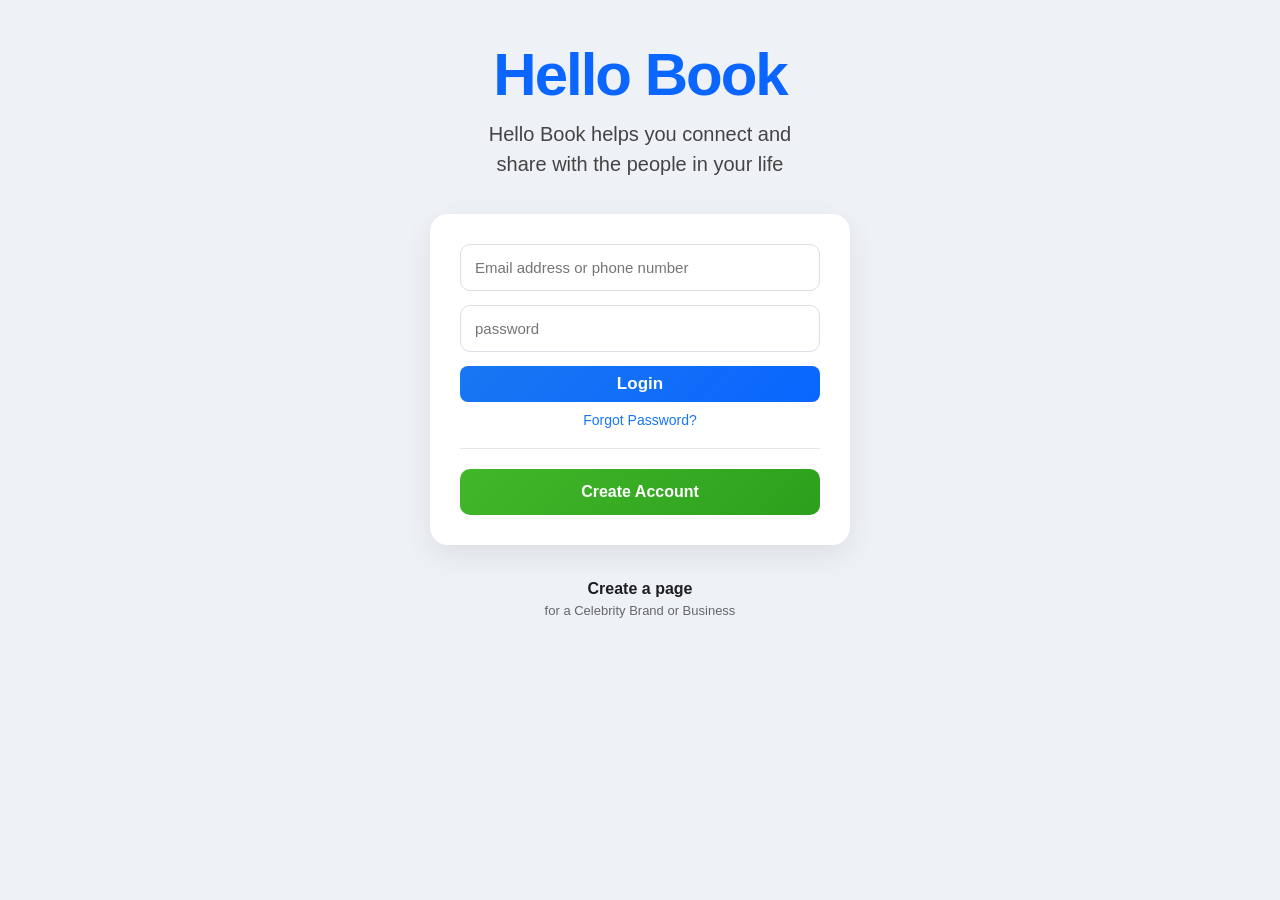
<file: index.html>
<!DOCTYPE html>
<html lang="en">

<head>
    <meta charset="UTF-8">
    <meta name="viewport" content="width=device-width, initial-scale=1.0">
    <title>Document</title>
    <link rel="stylesheet" href="style.css">
</head>

<body>
    <div class="header">
        <h1>Hello Book</h1>
        <p>Hello Book helps you connect and <br> share with the people in your life</p>
    </div>
    <div class="main">
        
            <input id="loginEmail" type="text" placeholder="Email address or phone number" required>
            <br>

            <input id="loginPassword" type="password" placeholder="password" required>
            <br>
            <button style="padding: 8px; border-radius: 8px;" id="color" onclick="loginAcc()" >Login</button>
            <br>
            <a href="">Forgot Password?</a>
            <hr>
            <button type="button" onclick="createAccount()" id="color-green">Create Account</button>
        
    </div>
    <div class="footer">
        <a href="">Create a page</a>
        <p>for a Celebrity Brand or Business</p>
    </div>










    <script src="app.js"></script>
</body>

</html>
</file>
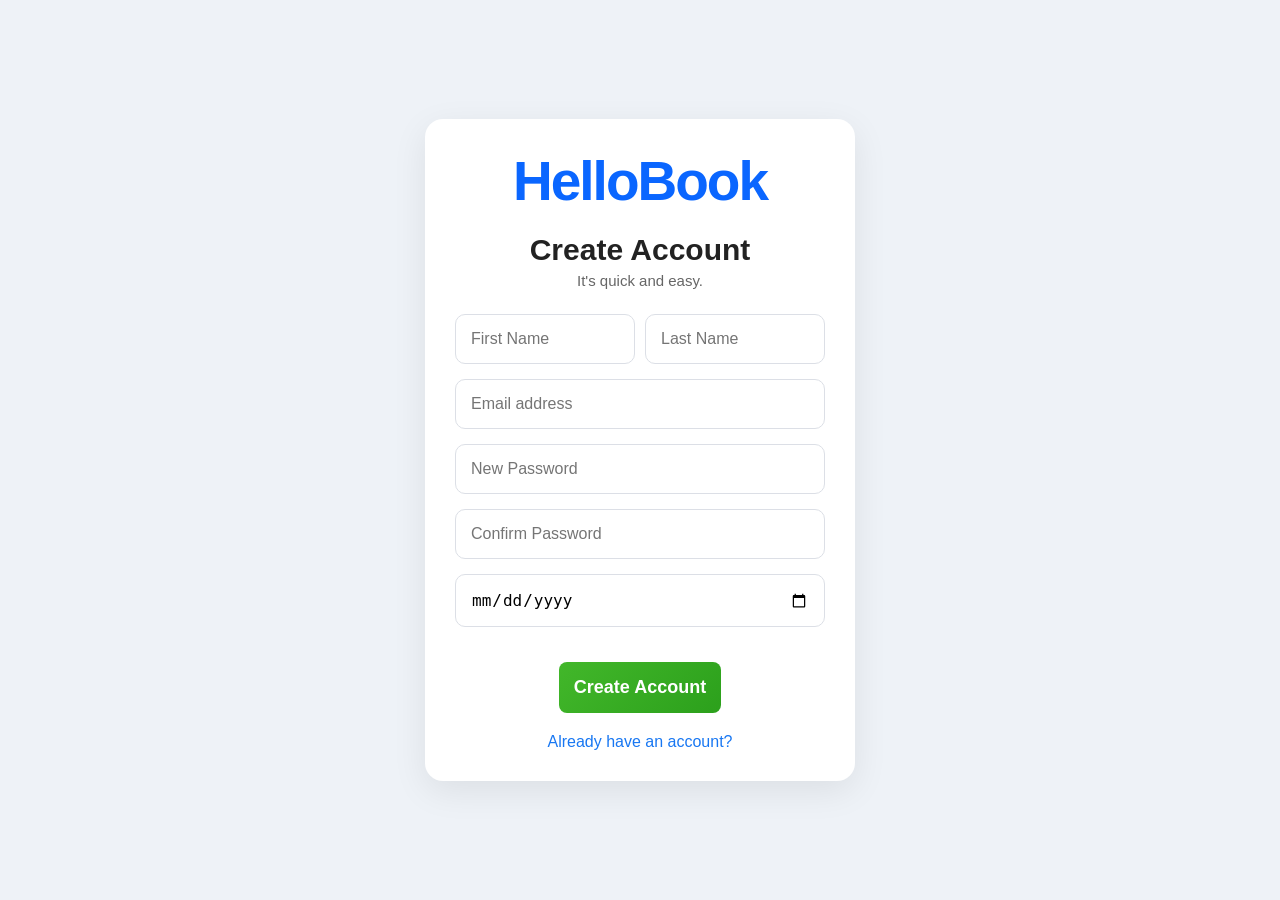
<file: createAccount.html>
<!DOCTYPE html>
<html lang="en">
<head>
    <meta charset="UTF-8">
    <meta name="viewport" content="width=device-width, initial-scale=1.0">
    <title>Create Account - HelloBook</title>

    <style>

        *{
            margin:0;
            padding:0;
            box-sizing:border-box;
        }

        body{
            background:#eef2f7;
            font-family:'Segoe UI', Tahoma, Geneva, Verdana, sans-serif;
        }

        /* MAIN CONTAINER */

        .container{
            display:flex;
            justify-content:center;
            align-items:center;
            min-height:100vh;
            padding:30px;
        }

        /* SIGNUP BOX */

        .signup-box{
            width:430px;
            background:white;
            border-radius:18px;
            padding:30px;
            box-shadow:0 10px 35px rgba(0,0,0,0.08);
        }

        .logo{
            text-align:center;
            margin-bottom:20px;
        }

        .logo h1{
            color:#0a66ff;
            font-size:55px;
            font-weight:700;
            letter-spacing:-2px;
        }

        .signup-box h2{
            text-align:center;
            color:#222;
            margin-bottom:5px;
            font-size:30px;
        }

        .signup-box p{
            text-align:center;
            color:#666;
            margin-bottom:25px;
            font-size:15px;
        }

        /* INPUTS */

        .signup-box input{
            width:100%;
            padding:15px;
            margin-bottom:15px;
            border:1px solid #dcdfe6;
            border-radius:10px;
            font-size:16px;
            transition:0.3s;
        }

        .signup-box input:focus{
            border-color:#0a66ff;
            box-shadow:0 0 8px rgba(10,102,255,0.25);
            outline:none;
        }

        /* NAME FIELDS */

        .row{
            display:flex;
            gap:10px;
        }

        /* BUTTON */

        #signup-btn{
            background:linear-gradient(135deg,#42b72a,#2ca01c);
            color:white;
            border:none;
            font-size:18px;
            font-weight:600;
            cursor:pointer;
            transition:0.3s;
        }

        #signup-btn:hover{
            transform:translateY(-2px);
            background:linear-gradient(135deg,#36a420,#248b17);
        }

        /* LOGIN LINK */

        .login-link{
            text-align:center;
            margin-top:15px;
        }

        .login-link a{
            text-decoration:none;
            color:#1877f2;
            font-weight:500;
        }

        .login-link a:hover{
            text-decoration:underline;
        }

        .btn{
            display: flex;
            justify-content: center;
            align-items: center;
            margin: 20px;
        }
        #signup-btn{
            padding: 15px;
            border-radius: 8px;
        }

    </style>

</head>
<body>

    <div class="container">

        <div class="signup-box">

            <div class="logo">
                <h1>HelloBook</h1>
            </div>

            <h2>Create Account</h2>

            <p>It's quick and easy.</p>

            <form>

                <div class="row">

                    <input type="text"
                    placeholder="First Name"
                    required id="firstName">

                    <input type="text"
                    placeholder="Last Name"
                    required id="lastName">

                </div>

                <input type="email"
                placeholder="Email address"
                required id="email">

                <input type="password"
                placeholder="New Password"
                required id="newPass">

                <input type="password"
                placeholder="Confirm Password"
                required id="confirmPass">

                <input type="date" id="date" required>

                <div class="btn">   
                                 <button type="submit"
                value="Create Account"
                id="signup-btn" onclick="craeteNewAcc()" >Create Account </button>
            </div>


            </form>

            <div class="login-link">
                <a href="index.html">Already have an account?</a>
            </div>

        </div>

    </div>



    <script src="app.js"></script>
</body>
</html>
</file>
<file: style.css>
*{
    margin: 0;
    padding: 0;
    box-sizing: border-box;
}

body{
    background: #eef2f7;
    font-family: 'Segoe UI', Tahoma, Geneva, Verdana, sans-serif;
}

/* HEADER */

.header{
    text-align: center;
    margin-top: 40px;
}

.header h1{
    color: #0a66ff;
    font-size: 60px;
    font-weight: 700;
    letter-spacing: -2px;
}

.header p{
    color: #444;
    font-size: 20px;
    margin-top: 10px;
    line-height: 30px;
}

/* BOX */

.main{
    width: 420px;
    background: #fff;
    margin: 35px auto;
    padding: 30px;
    border-radius: 18px;
    box-shadow: 0 10px 30px rgba(0,0,0,0.08);
}

/* INPUTS */

.main input{
    width: 100%;
    padding: 14px;
    margin-bottom: 14px;
    border: 1px solid #dcdfe6;
    border-radius: 10px;
    font-size: 15px;
    outline: none;
    transition: 0.3s;
}

.main input:focus{
    border-color: #0a66ff;
    box-shadow: 0 0 6px rgba(10,102,255,0.25);
}

/* LOGIN BUTTON */

#color{
    width: 100%;
    background: linear-gradient(135deg,#1877f2,#0a66ff);
    color: white;
    border: none;
    padding: 14px;
    border-radius: 10px;
    font-size: 17px;
    font-weight: 600;
    cursor: pointer;
    transition: 0.3s;
}

#color:hover{
    transform: translateY(-2px);
    background: linear-gradient(135deg,#0f5ed7,#004ecc);
}

/* LINKS */

.main a{
    display: block;
    text-align: center;
    margin-top: 10px;
    color: #1877f2;
    text-decoration: none;
    font-size: 14px;
}

.main a:hover{
    text-decoration: underline;
}

/* LINE */

hr{
    margin: 20px 0;
    border: none;
    border-top: 1px solid #e4e6eb;
}

/* CREATE ACCOUNT BUTTON */

#color-green{
    width: 100%;
    background: linear-gradient(135deg,#42b72a,#2ca01c);
    color: white;
    border: none;
    padding: 14px;
    border-radius: 10px;
    font-size: 16px;
    font-weight: 600;
    cursor: pointer;
    transition: 0.3s;
}

#color-green:hover{
    transform: translateY(-2px);
    background: linear-gradient(135deg,#36a420,#248b17);
}

/* FOOTER */

.footer{
    text-align: center;
    margin-top: 20px;
}

.footer a{
    color: #1c1e21;
    text-decoration: none;
    font-weight: 600;
}

.footer p{
    margin-top: 5px;
    color: #65676b;
    font-size: 13px;
}
</file>
